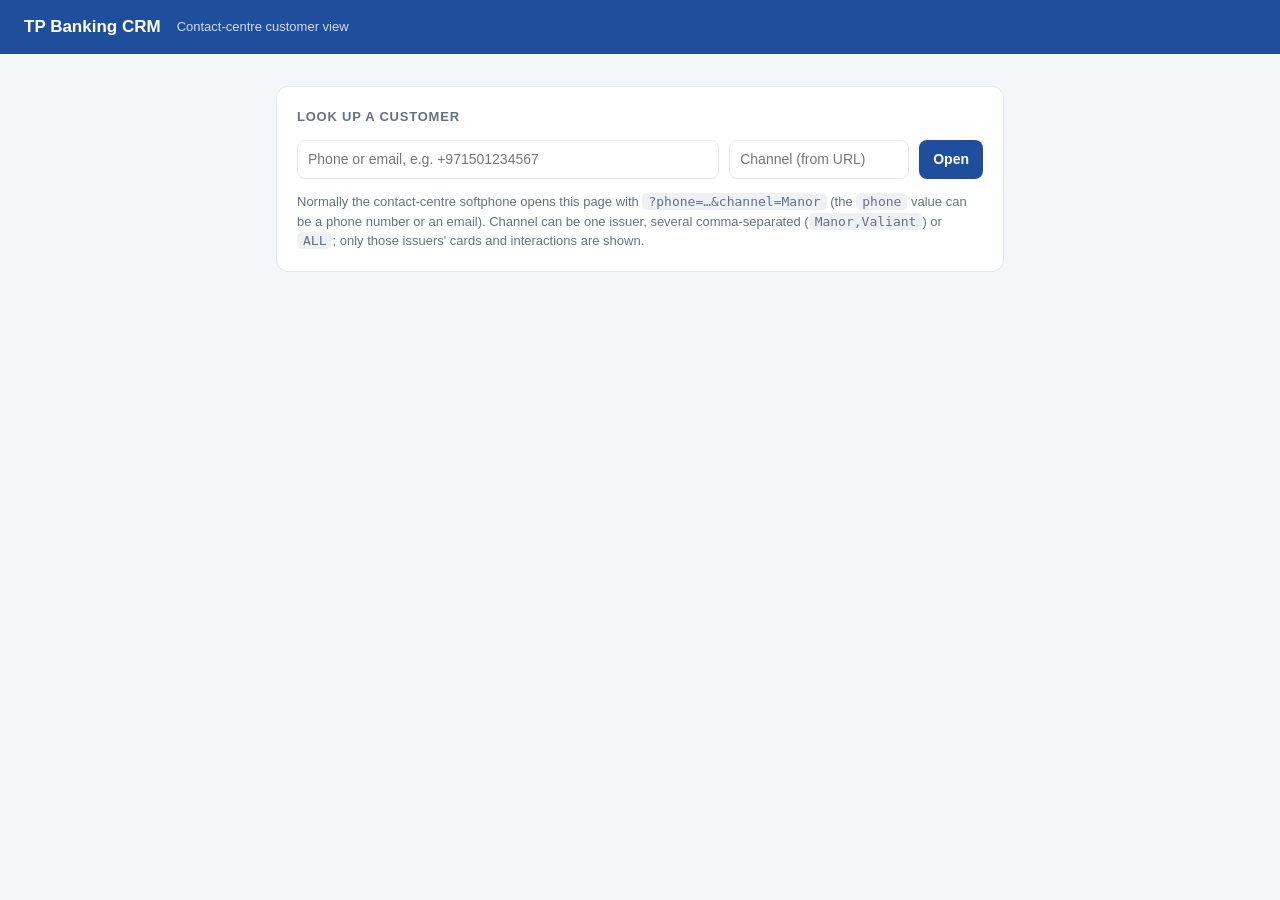
<file: src/index.html>
<!doctype html>
<html lang="en">
<head>
  <meta charset="utf-8">
  <meta name="viewport" content="width=device-width, initial-scale=1">
  <title>TP Banking CRM</title>
  <link rel="stylesheet" href="styles.css">
</head>
<body>
  <div id="app"></div>
  <script src="data.js"></script>
  <script src="store.js"></script>
  <script src="app.js"></script>
</body>
</html>
</file>
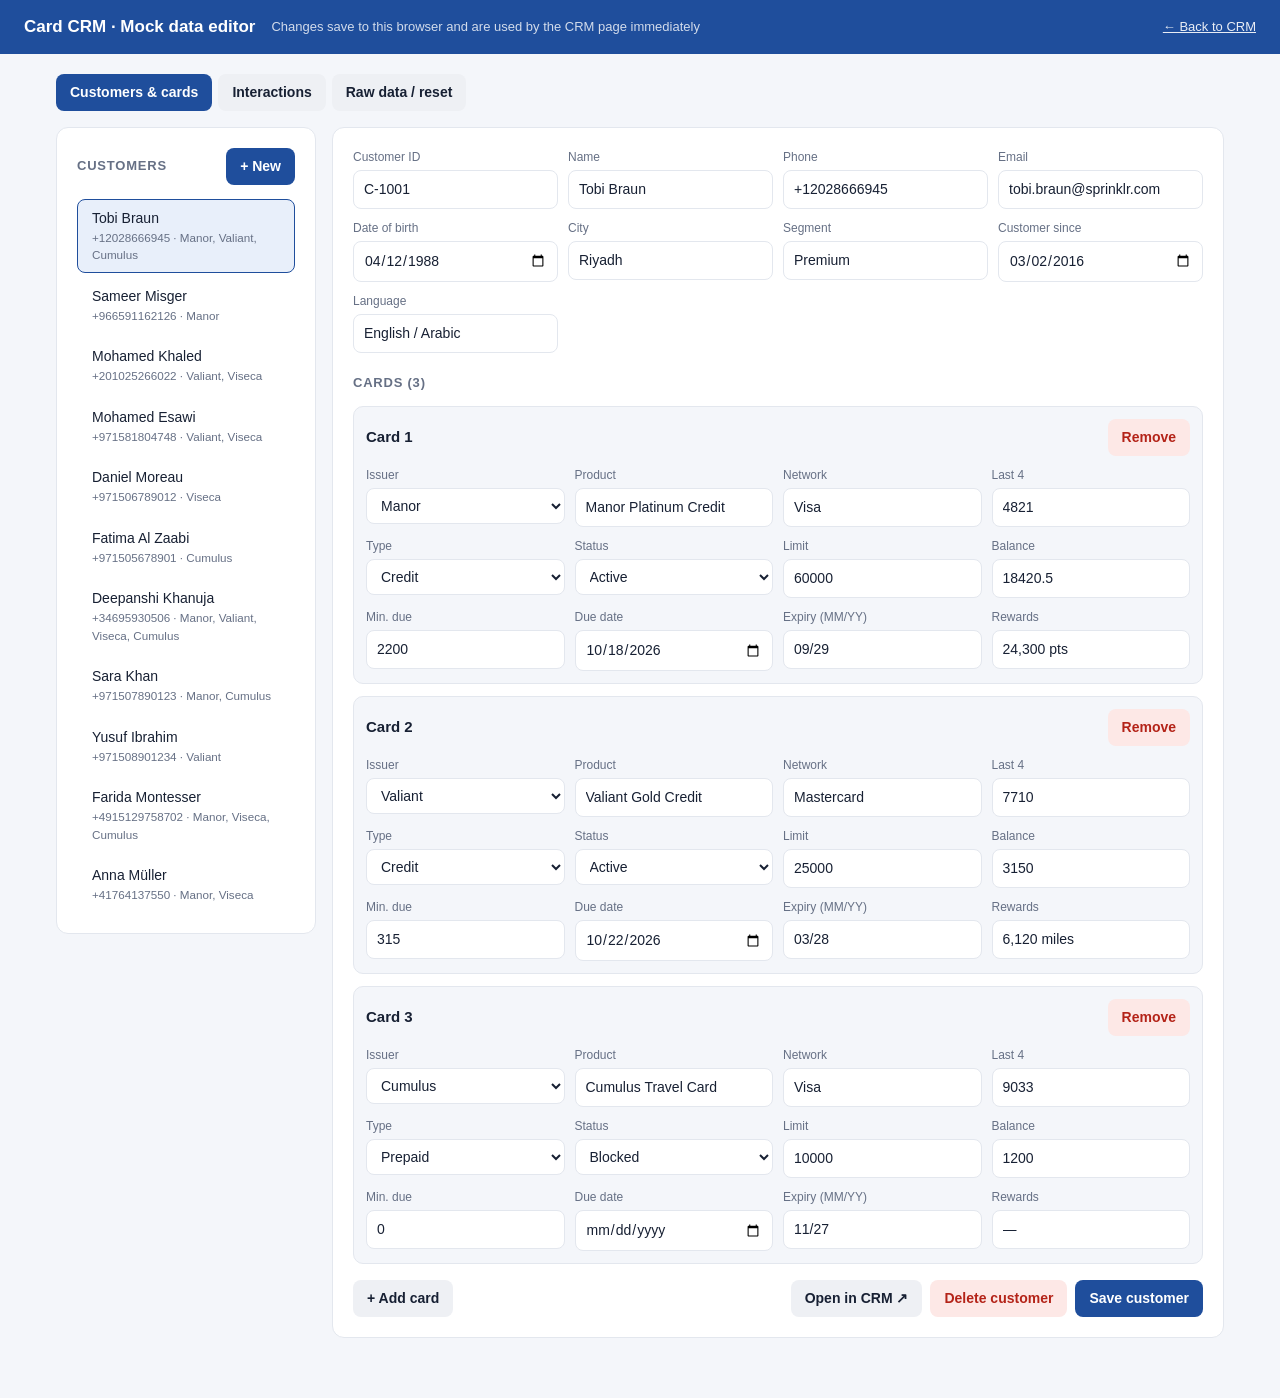
<file: src/admin.html>
<!doctype html>
<html lang="en">
<head>
  <meta charset="utf-8">
  <meta name="viewport" content="width=device-width, initial-scale=1">
  <title>Card CRM Data Editor</title>
  <link rel="stylesheet" href="styles.css">
  <style>
    .admin { max-width: 1200px; margin: 0 auto; padding: 20px 16px 60px; }
    .tabs { display: flex; gap: 6px; margin-bottom: 16px; }
    .tabs button { background: var(--neutral-bg); color: var(--text); }
    .tabs button.on { background: var(--accent); color: #fff; }
    .split { display: grid; grid-template-columns: 260px 1fr; gap: 16px; align-items: start; }
    @media (max-width: 800px) { .split { grid-template-columns: 1fr; } }
    .list { display: flex; flex-direction: column; gap: 4px; }
    .list button { text-align: left; background: transparent; color: var(--text); border: 1px solid transparent; font-weight: 500; }
    .list button.on { background: var(--tint); border-color: var(--accent); }
    .list small { display: block; color: var(--muted); }
    .grid { display: grid; grid-template-columns: repeat(auto-fit, minmax(170px, 1fr)); gap: 10px; }
    .grid label { font-size: 12px; color: var(--muted); display: flex; flex-direction: column; gap: 4px; }
    .cardbox { border: 1px solid var(--border); border-radius: 10px; padding: 12px; margin-top: 12px; background: var(--bg); }
    .cardbox .hd { display: flex; justify-content: space-between; align-items: center; margin-bottom: 10px; font-weight: 600; }
    button.danger { background: var(--bad-bg); color: var(--bad); }
    .row-actions { display: flex; gap: 8px; margin-top: 16px; flex-wrap: wrap; align-items: center; }
    .toast { position: fixed; bottom: 20px; left: 50%; transform: translateX(-50%); background: #172033; color: #fff; padding: 8px 16px; border-radius: 8px; opacity: 0; transition: opacity .2s; pointer-events: none; }
    .toast.show { opacity: 1; }
    .inter { border: 1px solid var(--border); border-radius: 10px; padding: 12px; margin-bottom: 12px; background: var(--bg); }
  </style>
</head>
<body>
  <header class="top"><h1>Card CRM · Mock data editor</h1><span class="sub">Changes save to this browser and are used by the CRM page immediately</span>
    <span class="spacer"></span><a href="index.html">← Back to CRM</a></header>
  <div class="admin" id="root"></div>
  <div class="toast" id="toast">Saved</div>
  <script src="data.js"></script>
  <script src="store.js"></script>
  <script src="admin.js"></script>
</body>
</html>
</file>
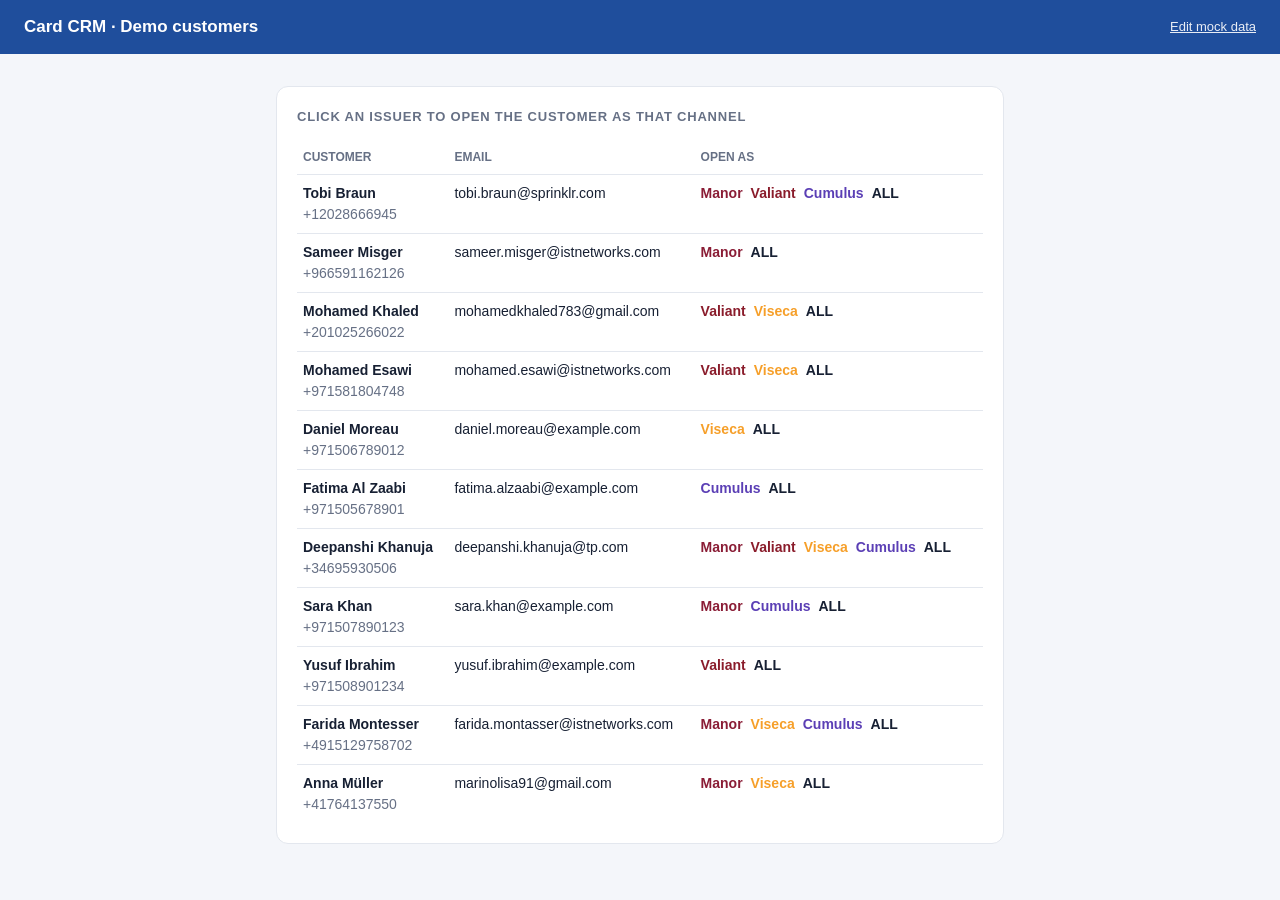
<file: src/demos.html>
<!doctype html>
<html lang="en">
<head>
  <meta charset="utf-8">
  <meta name="viewport" content="width=device-width, initial-scale=1">
  <title>Demo Customers · Card CRM</title>
  <link rel="stylesheet" href="styles.css">
</head>
<body>
  <header class="top"><h1>Card CRM · Demo customers</h1><span class="spacer"></span><a href="admin.html">Edit mock data</a></header>
  <div class="landing"><div class="panel"><h2>Click an issuer to open the customer as that channel</h2>
    <table><thead><tr><th>Customer</th><th>Email</th><th>Open as</th></tr></thead><tbody id="rows"></tbody></table></div></div>
  <script src="data.js"></script>
  <script src="store.js"></script>
  <script>
    const esc = (s) => String(s ?? "").replace(/[&<>"']/g, (c) => ({ "&": "&amp;", "<": "&lt;", ">": "&gt;", '"': "&quot;", "'": "&#39;" }[c]));
    document.getElementById("rows").innerHTML = DB.data.customers.map((c) => {
      const link = (ch, color) => `<a style="color:${color}" href="index.html?phone=${encodeURIComponent(c.phone)}&channel=${ch}">${ch}</a>`;
      const issuers = [...new Set(c.cards.map((x) => x.issuer))].filter((k) => ISSUERS[k]);
      return `<tr><td><b>${esc(c.name)}</b><br><span style="color:var(--muted)">${esc(c.phone)}</span></td><td>${esc(c.email)}</td>
        <td>${issuers.map((k) => link(k, ISSUERS[k].color)).join("")}${link("ALL", "var(--text)")}</td></tr>`;
    }).join("");
  </script>
</body>
</html>
</file>
<file: src/styles.css>
:root {
  --bg: #f4f6fa; --surface: #fff; --text: #172033; --muted: #667085; --border: #e3e7ee;
  --accent: #1f4e9c; --tint: #e8effa;
  --ok: #067647; --ok-bg: #e6f6ee; --warn: #b54708; --warn-bg: #fef0e2; --bad: #b42318; --bad-bg: #fde8e6; --neutral-bg: #eef0f4;
  --radius: 12px;
}
@media (prefers-color-scheme: dark) {
  :root { --bg: #0f1420; --surface: #181f2e; --text: #e8ecf4; --muted: #98a2b3; --border: #2a3345;
    --ok: #4ade80; --ok-bg: #12301f; --warn: #fbbf6a; --warn-bg: #3a2a12; --bad: #f87d72; --bad-bg: #3b1a17; --neutral-bg: #232c3e; }
}
* { box-sizing: border-box; }
body { margin: 0; font: 15px/1.5 -apple-system, BlinkMacSystemFont, "Segoe UI", Roboto, sans-serif; background: var(--bg); color: var(--text); }
header.top { background: var(--accent); color: #fff; padding: 14px 24px; display: flex; align-items: center; gap: 16px; flex-wrap: wrap; }
header.top h1 { font-size: 17px; margin: 0; font-weight: 650; }
header.top .sub { opacity: .8; font-size: 13px; }
header.top .spacer { flex: 1; }
.chip { background: rgba(255,255,255,.18); border: 1px solid rgba(255,255,255,.35); padding: 4px 12px; border-radius: 999px; font-size: 13px; font-weight: 600; }
header.top a { color: #fff; font-size: 13px; opacity: .9; }
main { max-width: 1200px; margin: 0 auto; padding: 24px 16px 48px; display: grid; grid-template-columns: 340px 1fr; gap: 20px; align-items: start; }
@media (max-width: 860px) { main { grid-template-columns: 1fr; } }
.panel { background: var(--surface); border: 1px solid var(--border); border-radius: var(--radius); padding: 20px; }
.panel h2 { font-size: 13px; text-transform: uppercase; letter-spacing: .06em; color: var(--muted); margin: 0 0 14px; font-weight: 650; }
.stack { display: flex; flex-direction: column; gap: 20px; }

.profile .avatar { width: 56px; height: 56px; border-radius: 50%; background: var(--tint); color: var(--accent); display: grid; place-items: center; font-weight: 700; font-size: 20px; }
.profile .name { font-size: 20px; font-weight: 650; margin: 10px 0 2px; }
.profile .id { color: var(--muted); font-size: 13px; }
.profile dl { margin: 16px 0 0; display: grid; grid-template-columns: auto 1fr; gap: 8px 14px; font-size: 14px; }
.profile dt { color: var(--muted); }
.profile dd { margin: 0; text-align: right; word-break: break-word; }

.badge { display: inline-block; padding: 2px 9px; border-radius: 999px; font-size: 12px; font-weight: 600; background: var(--neutral-bg); color: var(--muted); }
.badge.ok { background: var(--ok-bg); color: var(--ok); }
.badge.warn { background: var(--warn-bg); color: var(--warn); }
.badge.bad { background: var(--bad-bg); color: var(--bad); }

.cards { display: grid; grid-template-columns: repeat(auto-fill, minmax(320px, 1fr)); gap: 16px; }
.card { border: 1px solid var(--border); border-radius: var(--radius); overflow: hidden; background: var(--surface); }
.card .visual { background: linear-gradient(135deg, var(--c), color-mix(in srgb, var(--c) 55%, #000)); color: #fff; padding: 16px 18px; }
.card .visual .row { display: flex; justify-content: space-between; align-items: center; font-size: 13px; opacity: .92; }
.card .visual .num { font-size: 20px; letter-spacing: .14em; margin: 18px 0 6px; font-variant-numeric: tabular-nums; }
.card .visual .prod { font-weight: 600; }
.card .body { padding: 14px 18px 16px; }
.card .body .top { display: flex; justify-content: space-between; align-items: center; margin-bottom: 10px; }
.meter { height: 6px; background: var(--neutral-bg); border-radius: 99px; overflow: hidden; margin: 6px 0 12px; }
.meter > i { display: block; height: 100%; background: var(--c); }
.meter > i.high { background: #d92d20; }
.kv { display: grid; grid-template-columns: 1fr 1fr; gap: 10px 14px; font-size: 13px; }
.kv span { display: block; color: var(--muted); font-size: 12px; }
.kv b { font-weight: 600; font-size: 14px; }

.empty { text-align: center; color: var(--muted); padding: 28px 12px; }
.empty b { color: var(--text); display: block; margin-bottom: 4px; }

.toolbar { display: flex; justify-content: space-between; align-items: center; margin-bottom: 14px; gap: 10px; }
.toolbar h2 { margin: 0; }
button, .btn { font: inherit; font-weight: 600; font-size: 14px; border: 0; border-radius: 8px; padding: 8px 14px; cursor: pointer; background: var(--accent); color: #fff; text-decoration: none; display: inline-block; }
button.secondary { background: var(--neutral-bg); color: var(--text); }
button:hover { filter: brightness(1.08); }

form.log { display: none; border: 1px solid var(--border); background: var(--bg); border-radius: 10px; padding: 14px; margin-bottom: 16px; gap: 12px; grid-template-columns: repeat(auto-fit, minmax(160px, 1fr)); }
form.log.open { display: grid; }
form.log label { font-size: 12px; color: var(--muted); display: flex; flex-direction: column; gap: 4px; }
form.log .wide { grid-column: 1 / -1; }
input, select, textarea { font: inherit; font-size: 14px; padding: 8px 10px; border: 1px solid var(--border); border-radius: 8px; background: var(--surface); color: var(--text); width: 100%; }
textarea { min-height: 70px; resize: vertical; }
form.log .actions { grid-column: 1 / -1; display: flex; gap: 8px; justify-content: flex-end; }

.timeline { list-style: none; margin: 0; padding: 0; }
.timeline li { display: grid; grid-template-columns: 38px 1fr; gap: 12px; padding: 14px 0; border-top: 1px solid var(--border); }
.timeline li:first-child { border-top: 0; padding-top: 0; }
.timeline .ico { width: 38px; height: 38px; border-radius: 50%; background: var(--tint); color: var(--accent); display: grid; place-items: center; font-size: 17px; }
.timeline .head { display: flex; flex-wrap: wrap; gap: 6px 10px; align-items: center; }
.timeline .head b { font-weight: 650; }
.timeline .meta { color: var(--muted); font-size: 12.5px; }
.timeline p { margin: 4px 0 0; font-size: 14px; }
.tag { font-size: 11.5px; font-weight: 650; padding: 1px 8px; border-radius: 6px; background: var(--c-tint, var(--neutral-bg)); color: var(--c, var(--muted)); }

/* landing */
.landing { max-width: 760px; margin: 32px auto; padding: 0 16px; }
.landing form { display: grid; grid-template-columns: 1fr 180px auto; gap: 10px; }
@media (max-width: 600px) { .landing form { grid-template-columns: 1fr; } }
.landing table { width: 100%; border-collapse: collapse; font-size: 14px; }
.landing th, .landing td { text-align: left; padding: 8px 6px; border-top: 1px solid var(--border); vertical-align: top; }
.landing th { color: var(--muted); font-weight: 600; font-size: 12px; text-transform: uppercase; border-top: 0; }
.landing td a { margin-right: 8px; font-weight: 600; text-decoration: none; }
code { background: var(--neutral-bg); padding: 1px 6px; border-radius: 5px; font-size: 13px; }

/* OTP dialog */
.modal-bg { position: fixed; inset: 0; background: rgba(15,20,32,.55); display: grid; place-items: center; z-index: 50; padding: 16px; }
.modal { background: var(--surface); color: var(--text); border-radius: 14px; padding: 22px; width: 100%; max-width: 400px; box-shadow: 0 20px 60px rgba(0,0,0,.35); }
.modal h3 { margin: 0 0 6px; font-size: 18px; }
.modal .muted { color: var(--muted); margin: 6px 0 12px; font-size: 14px; }
.modal .small { font-size: 12.5px; margin-top: 10px; }
.sms { background: var(--tint); border-radius: 12px 12px 12px 3px; padding: 10px 14px; font-size: 14px; }
.sms-hd { font-size: 11.5px; color: var(--muted); margin-bottom: 4px; }
.modal input { font-size: 18px; letter-spacing: .3em; text-align: center; }
.otp-err { color: var(--bad); font-size: 13px; min-height: 20px; margin-top: 6px; font-weight: 600; }
.modal .actions { display: flex; justify-content: flex-end; gap: 8px; margin-top: 8px; }
</file>
